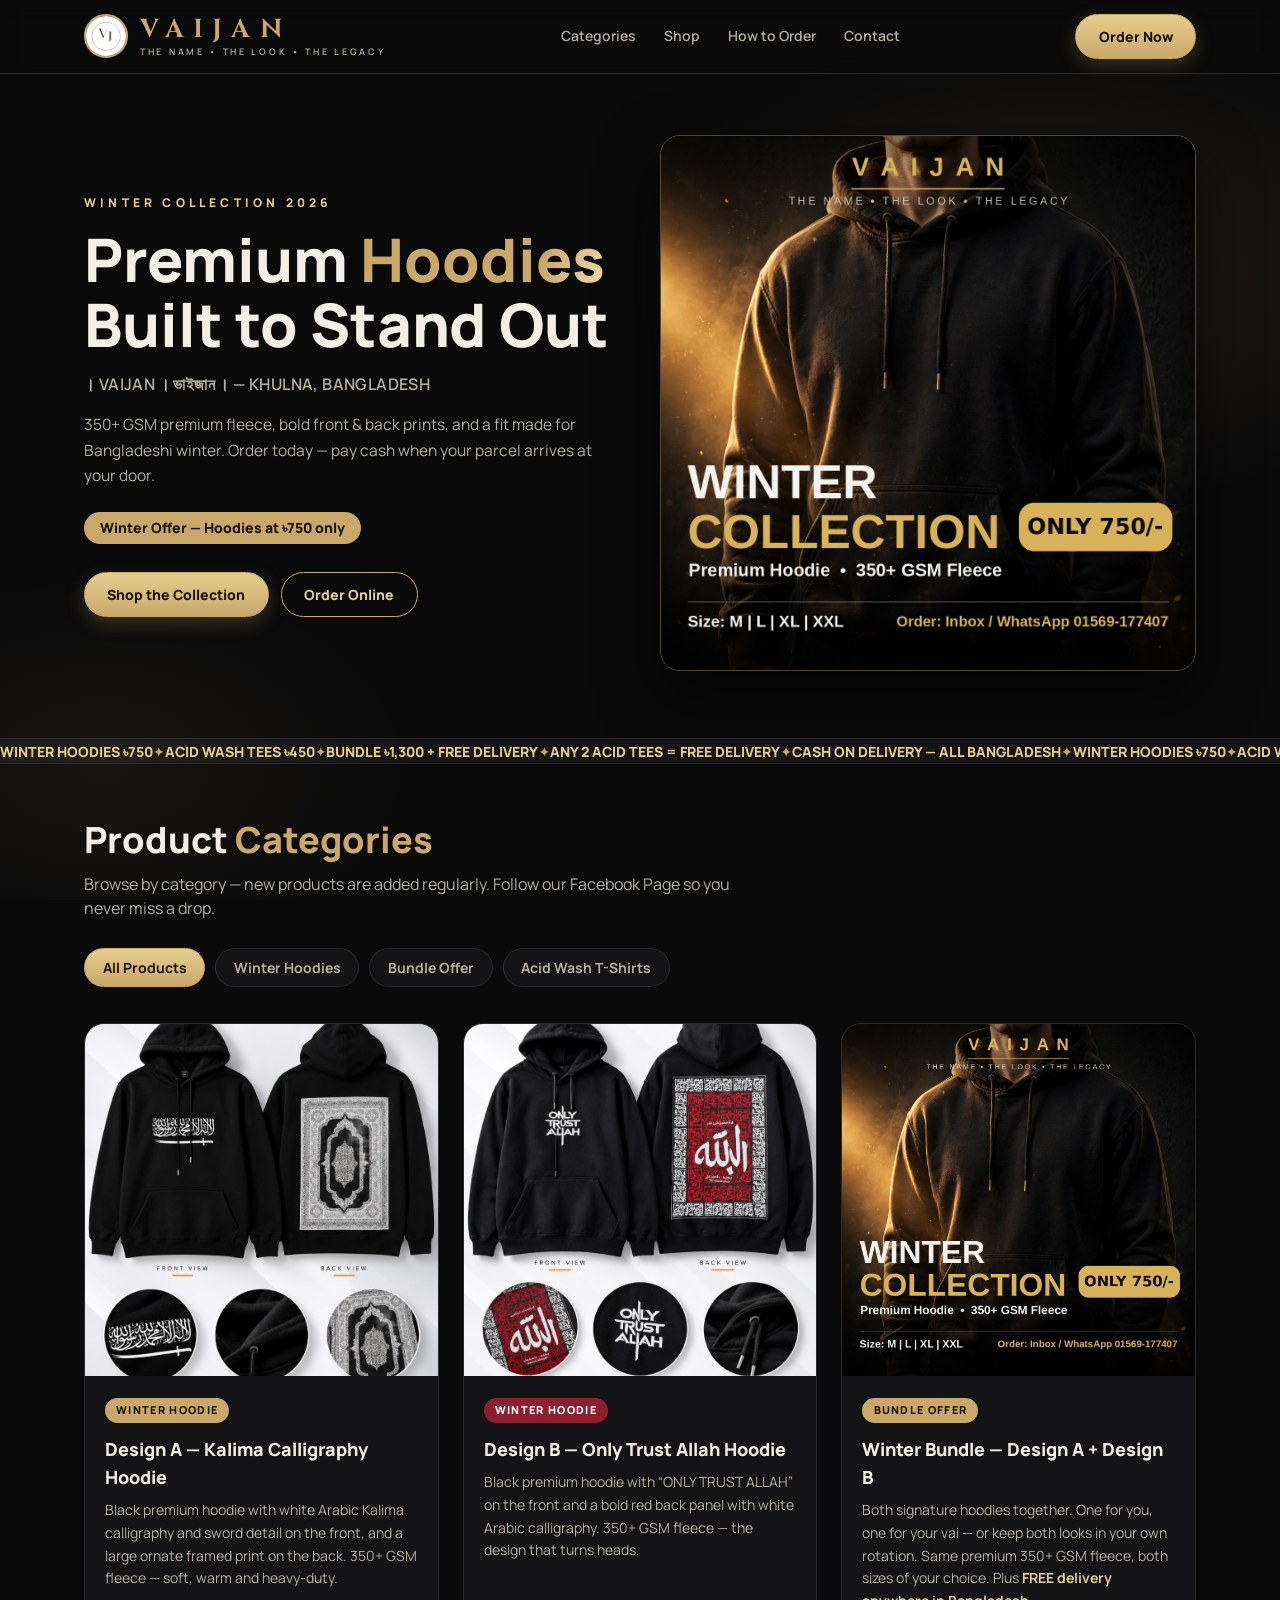
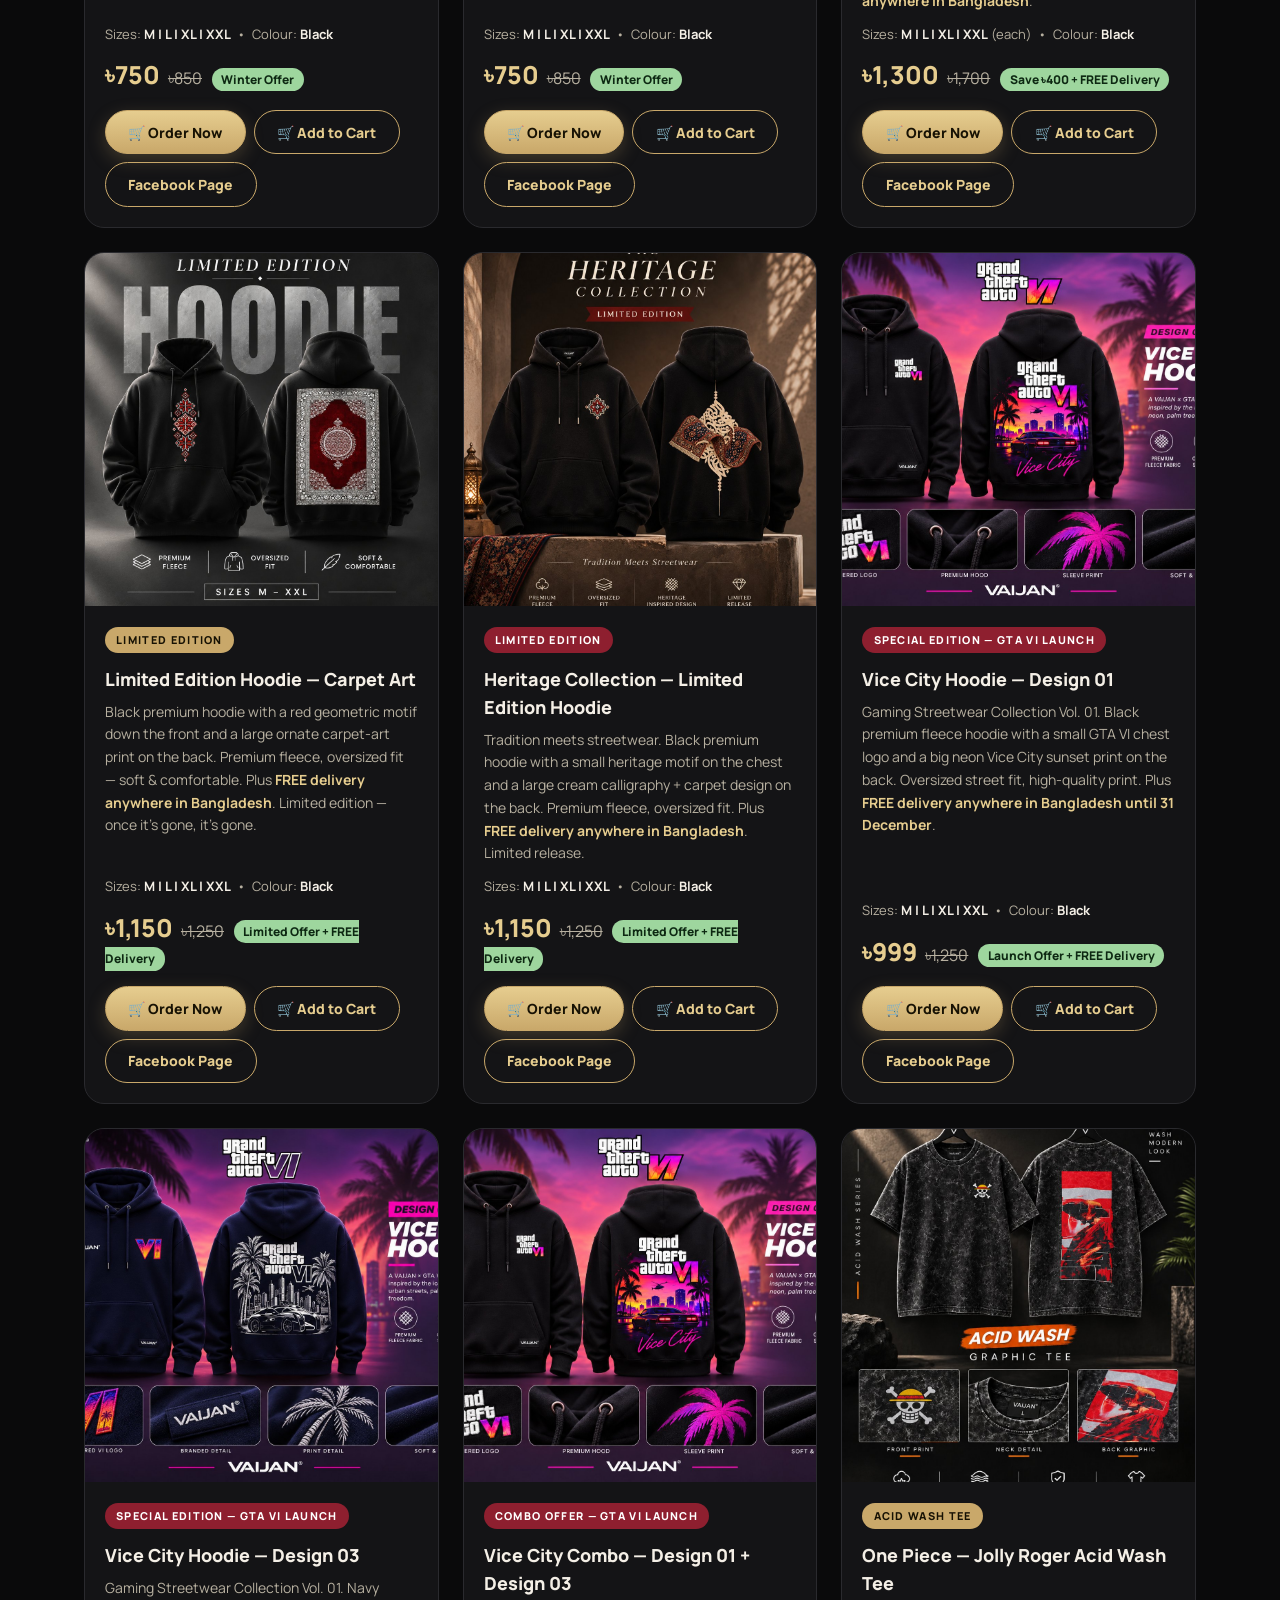
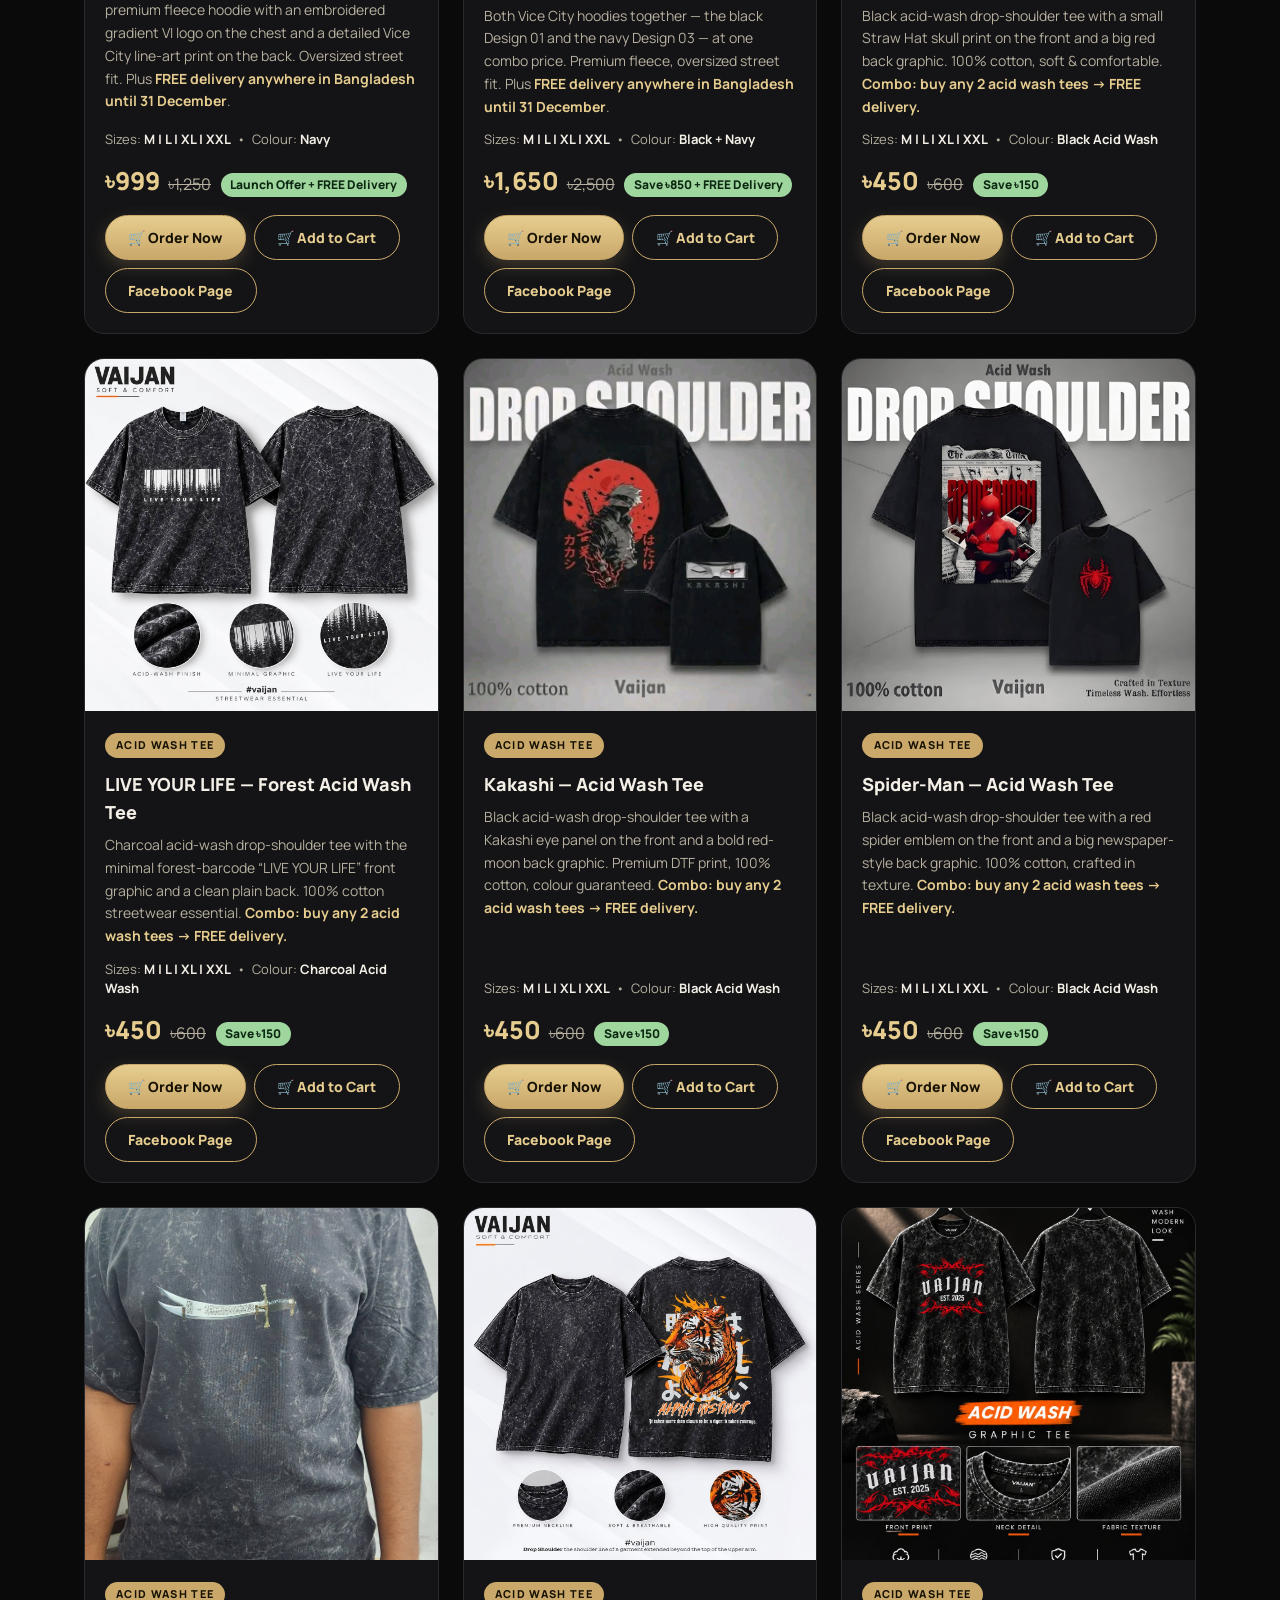
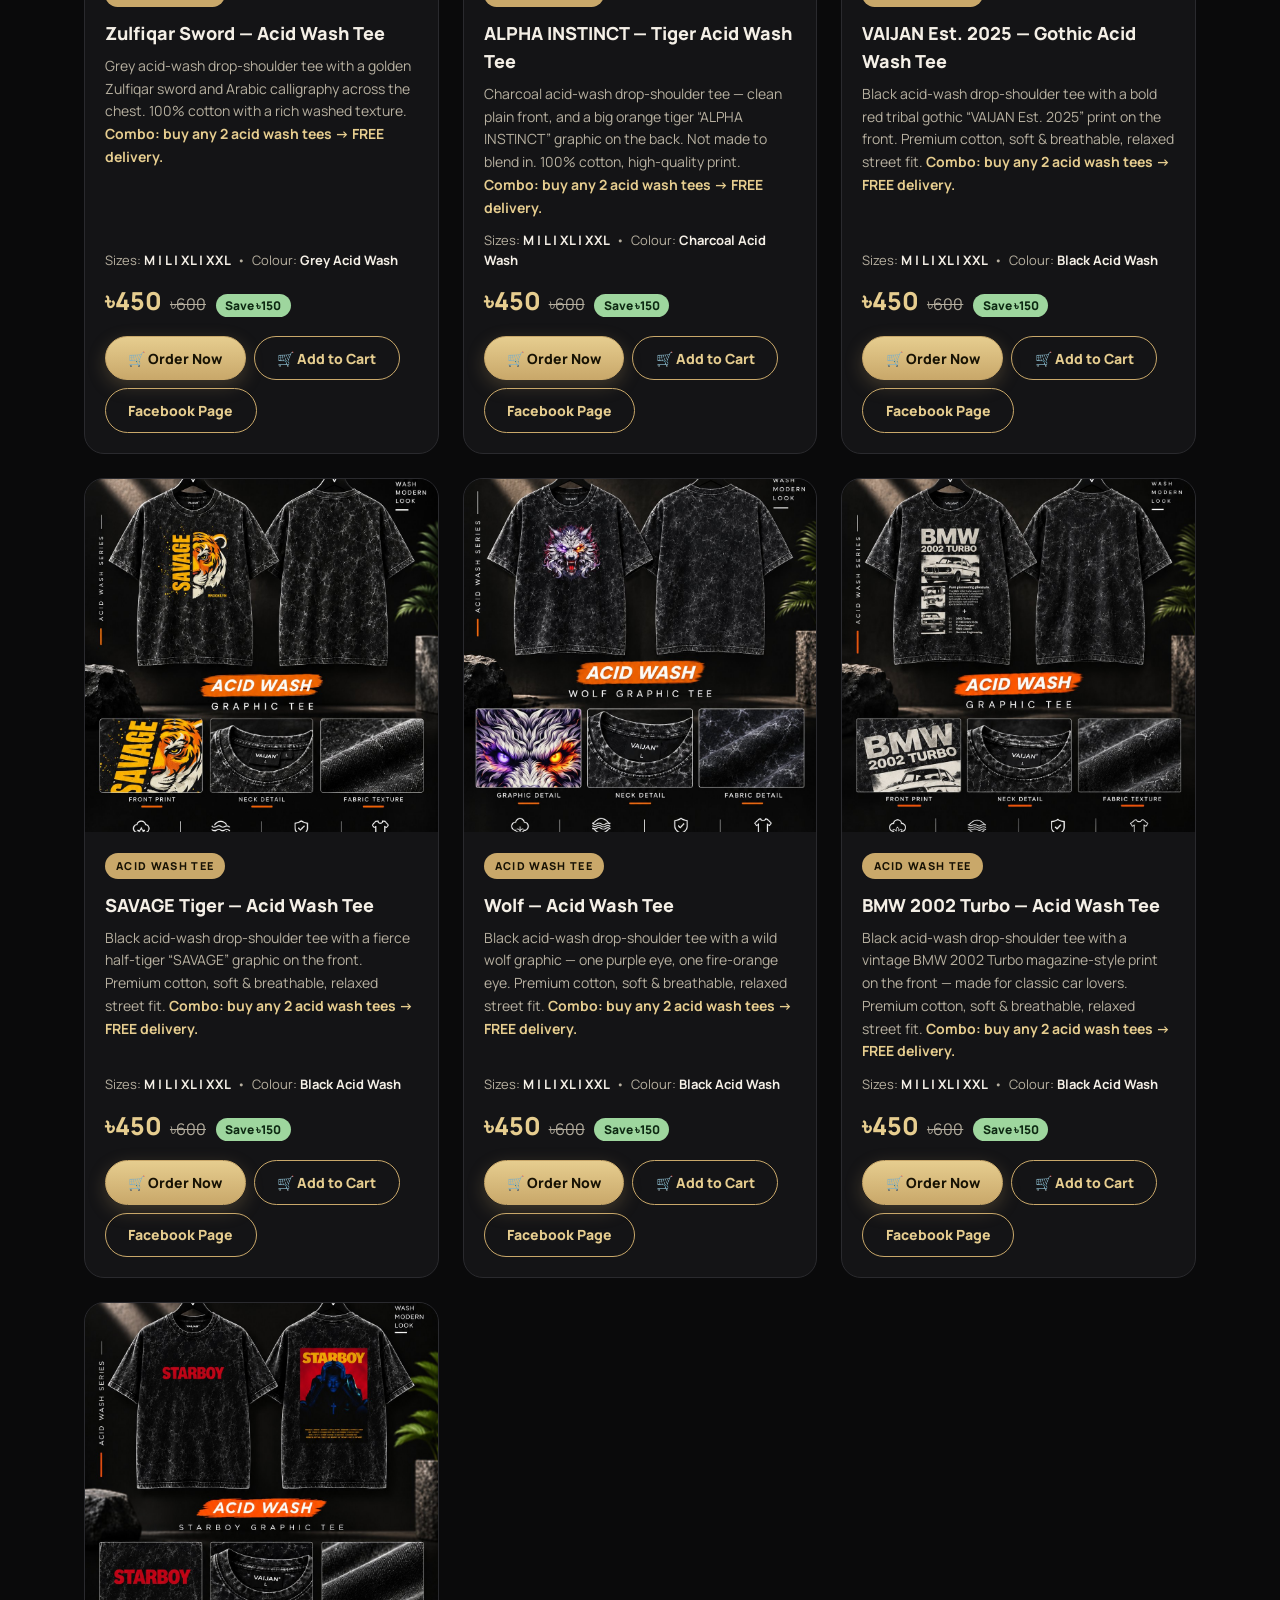
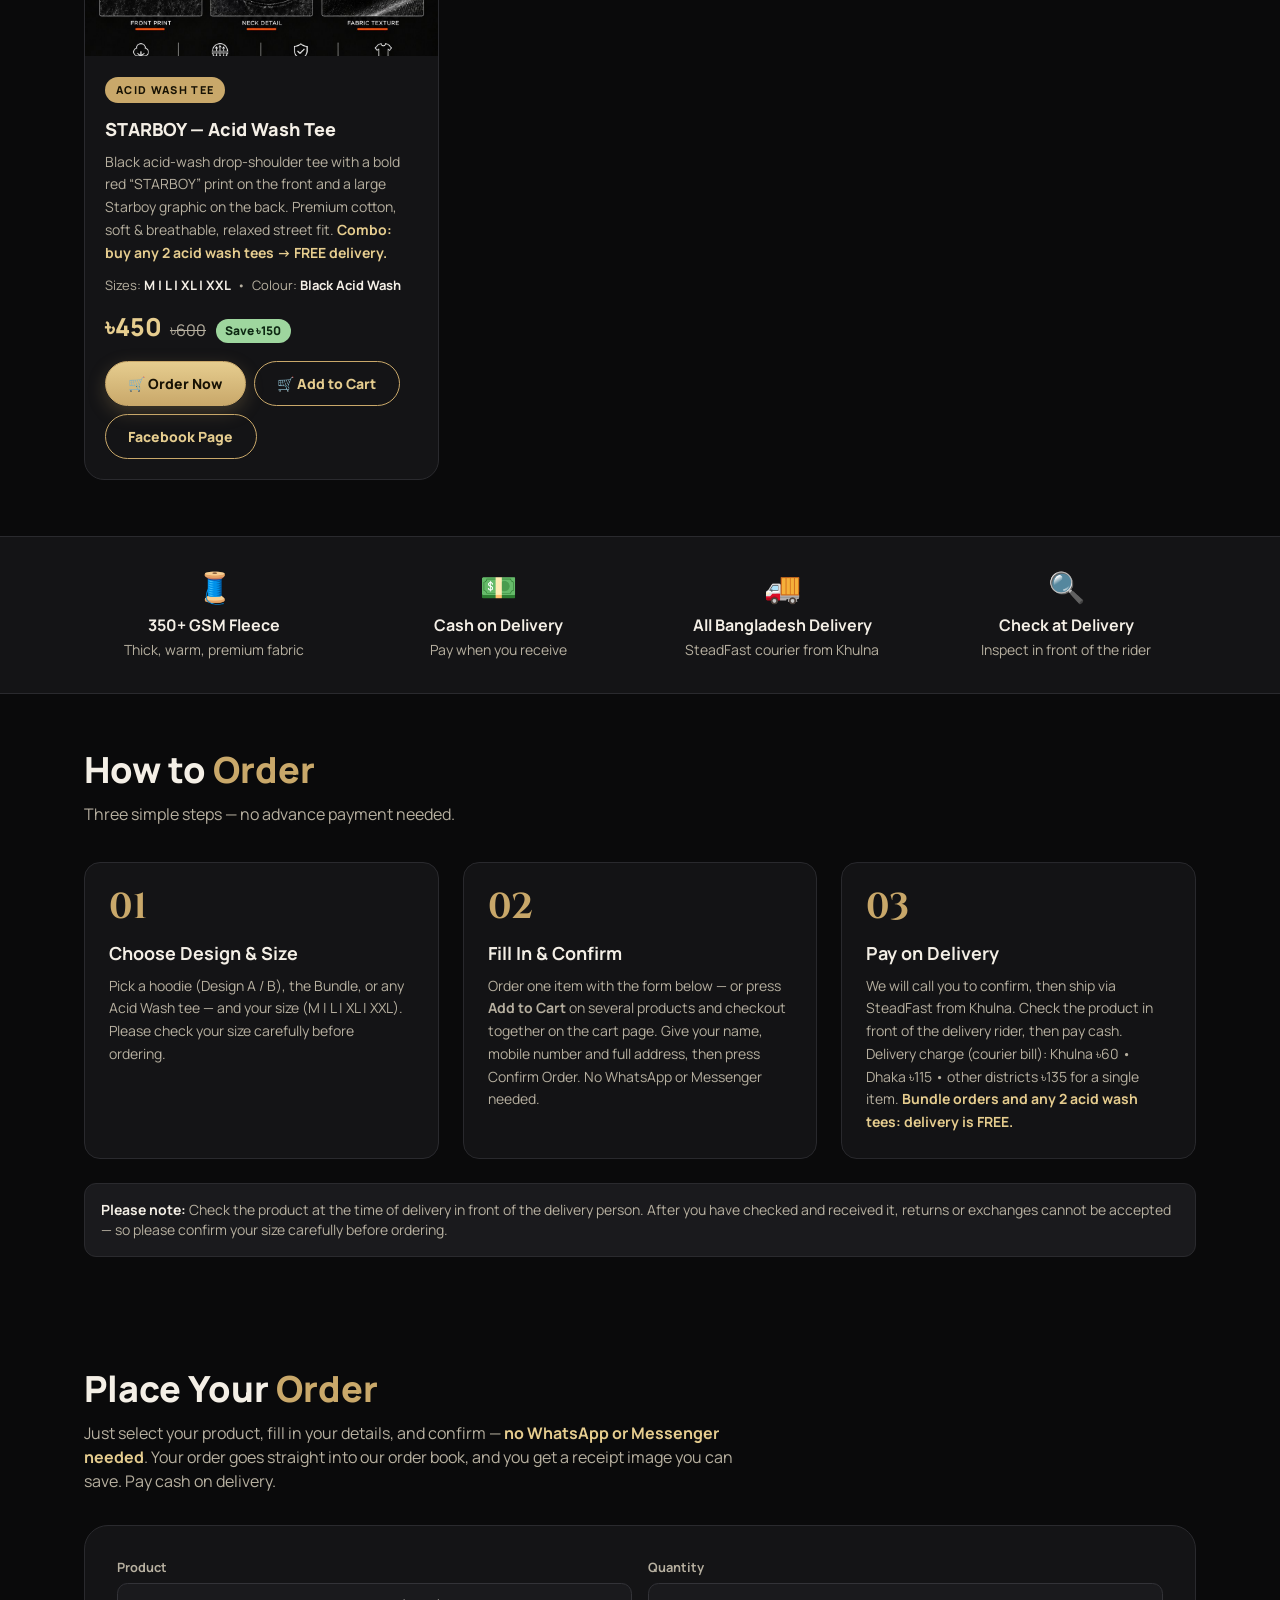
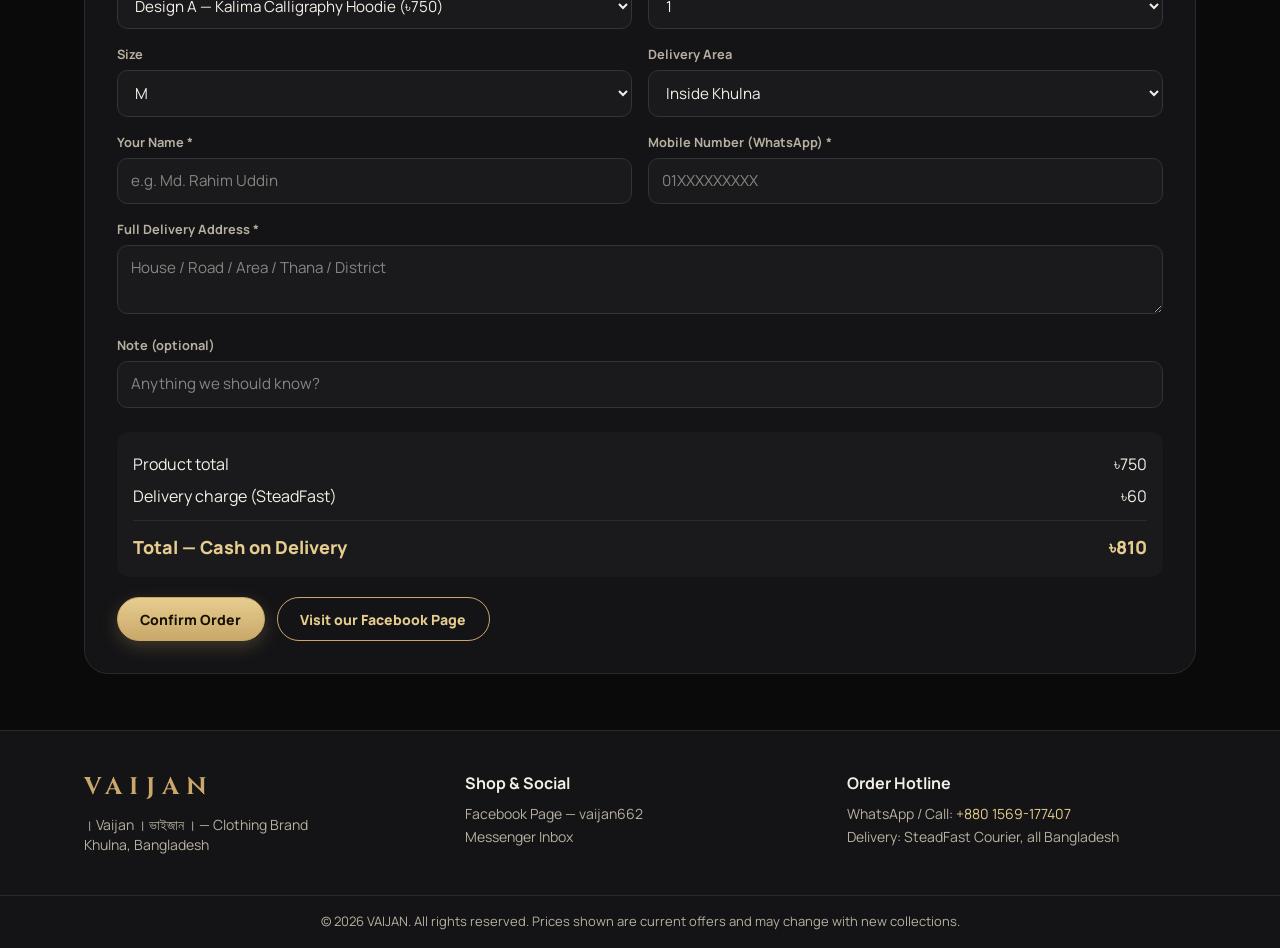
<file: index.html>
<!DOCTYPE html>
<html lang="en">
<head>
<meta charset="UTF-8">
<meta name="viewport" content="width=device-width, initial-scale=1.0">
<title>VAIJAN | ভাইজান — Premium Clothing, Khulna</title>
<meta name="description" content="VAIJAN — premium clothing brand from Khulna, Bangladesh. Winter Collection: premium 350+ GSM fleece hoodies & acid wash tees. Cash on Delivery all over Bangladesh.">
<meta property="og:title" content="VAIJAN | ভাইজান — Premium Clothing, Khulna">
<meta property="og:description" content="Premium hoodies ৳750 • Acid wash tees ৳450 • Bundle ৳1,300 with FREE delivery. Cash on Delivery, all Bangladesh.">
<meta property="og:type" content="website">
<meta property="og:image" content="images/winter-poster.png">
<link rel="icon" type="image/jpeg" href="images/logo.jpg">
<link rel="preconnect" href="https://fonts.googleapis.com">
<link rel="preconnect" href="https://fonts.gstatic.com" crossorigin>
<link href="https://fonts.googleapis.com/css2?family=Cinzel:wght@500;700&family=Manrope:wght@400;600;700;800&display=swap" rel="stylesheet">
<link rel="stylesheet" href="assets/css/tailwind.css">
<link rel="stylesheet" href="assets/css/custom.css">
</head>
<body class="bg-ink text-cream font-sans antialiased">

<!-- ================= Header ================= -->
<header class="sticky top-0 z-50 border-b border-line bg-ink/90 backdrop-blur-md">
  <div class="mx-auto flex max-w-6xl items-center justify-between gap-4 px-5 py-3.5">
    <a href="#top" class="flex items-center gap-3">
      <img src="images/logo.jpg" alt="Vaijan logo" class="h-11 w-11 rounded-full border-2 border-gold bg-white object-cover">
      <span class="font-display text-[26px] font-bold leading-none tracking-[0.35em] text-gold">VAIJAN
        <small class="mt-1 block font-sans text-[9px] font-semibold tracking-[0.3em] text-muted">THE NAME • THE LOOK • THE LEGACY</small>
      </span>
    </a>
    <nav class="hidden items-center gap-7 text-sm font-semibold text-muted lg:flex">
      <a href="#categories" class="transition hover:text-goldlt">Categories</a>
      <a href="#shop" class="transition hover:text-goldlt">Shop</a>
      <a href="#order" class="transition hover:text-goldlt">How to Order</a>
      <a href="#contact" class="transition hover:text-goldlt">Contact</a>
    </nav>
    <a href="#orderform" class="btn-gold-x">Order Now</a>
  </div>
</header>

<!-- ================= Hero ================= -->
<section id="top" class="relative overflow-hidden">
  <div class="hero-glow"></div>
  <div class="relative mx-auto grid max-w-6xl items-center gap-10 px-5 pb-16 pt-12 lg:grid-cols-2 lg:pt-16">
    <div>
      <div data-anim="hero" class="text-xs font-extrabold uppercase tracking-[0.35em] text-goldlt">Winter Collection 2026</div>
      <h1 data-anim="hero" class="mt-4 text-4xl font-extrabold leading-[1.08] sm:text-5xl xl:text-6xl">Premium <span class="text-gold shine-text">Hoodies</span><br>Built to Stand Out</h1>
      <div data-anim="hero" class="mt-4 font-semibold tracking-wide text-muted">। VAIJAN । ভাইজান । — KHULNA, BANGLADESH</div>
      <p data-anim="hero" class="mt-4 max-w-lg text-[15.5px] leading-relaxed text-muted">350+ GSM premium fleece, bold front &amp; back prints, and a fit made for Bangladeshi winter. Order today — pay cash when your parcel arrives at your door.</p>
      <span data-anim="hero" class="mt-6 inline-block rounded-full bg-gold px-4 py-1.5 text-sm font-extrabold text-[#171204]">Winter Offer — Hoodies at ৳750 only</span>
      <div data-anim="hero" class="mt-7 flex flex-wrap gap-3">
        <a href="#shop" class="btn-gold-x">Shop the Collection</a>
        <a href="#orderform" class="btn-ghost-x">Order Online</a>
      </div>
    </div>
    <div data-anim="poster">
      <img src="images/winter-poster.png" alt="Vaijan Winter Collection — Premium Hoodie ৳750" class="hero-poster w-full" fetchpriority="high">
    </div>
  </div>
</section>

<!-- ================= Offer marquee ================= -->
<div class="marquee-x border-y border-line bg-panel py-3" aria-hidden="true">
  <div class="marquee-track text-sm font-extrabold uppercase tracking-[0.2em] text-goldlt">
    <span class="px-6">Winter Hoodies ৳750</span><span class="text-gold">✦</span><span class="px-6">Acid Wash Tees ৳450</span><span class="text-gold">✦</span><span class="px-6">Bundle ৳1,300 + FREE Delivery</span><span class="text-gold">✦</span><span class="px-6">Any 2 Acid Tees = FREE Delivery</span><span class="text-gold">✦</span><span class="px-6">Cash on Delivery — All Bangladesh</span><span class="text-gold">✦</span>
    <span class="px-6">Winter Hoodies ৳750</span><span class="text-gold">✦</span><span class="px-6">Acid Wash Tees ৳450</span><span class="text-gold">✦</span><span class="px-6">Bundle ৳1,300 + FREE Delivery</span><span class="text-gold">✦</span><span class="px-6">Any 2 Acid Tees = FREE Delivery</span><span class="text-gold">✦</span><span class="px-6">Cash on Delivery — All Bangladesh</span><span class="text-gold">✦</span>
  </div>
</div>

<!-- ================= Shop ================= -->
<section id="categories" class="py-14">
  <div class="mx-auto max-w-6xl px-5">
    <h2 data-anim="heading" class="text-3xl font-extrabold sm:text-4xl">Product <span class="text-gold">Categories</span></h2>
    <p data-anim="heading" class="mt-3 max-w-2xl text-muted">Browse by category — new products are added regularly. Follow our Facebook Page so you never miss a drop.</p>
    <div class="mt-7 flex flex-wrap gap-2.5">
      <button class="chip chip-x active" data-filter="all" type="button">All Products</button>
      <button class="chip chip-x" data-filter="hoodie" type="button">Winter Hoodies</button>
      <button class="chip chip-x" data-filter="bundle" type="button">Bundle Offer</button>
      <button class="chip chip-x" data-filter="acid" type="button">Acid Wash T-Shirts</button>
    </div>

    <div class="mt-9 grid gap-6 sm:grid-cols-2 lg:grid-cols-3" id="shop">

      <article class="card card-x" data-cat="hoodie">
        <div class="overflow-hidden"><img class="card-img" src="images/hoodie-a.jpg" alt="Design A — Kalima Calligraphy Hoodie, front and back view" loading="lazy"></div>
        <div class="flex flex-1 flex-col p-5">
          <div><span class="badge-x">Winter Hoodie</span></div>
          <h3 class="mt-3 text-lg font-extrabold">Design A — Kalima Calligraphy Hoodie</h3>
          <p class="mt-2 flex-1 text-sm leading-relaxed text-muted">Black premium hoodie with white Arabic Kalima calligraphy and sword detail on the front, and a large ornate framed print on the back. 350+ GSM fleece — soft, warm and heavy-duty.</p>
          <div class="mt-3 text-[13px] text-muted">Sizes: <b class="text-cream">M | L | XL | XXL</b> &nbsp;•&nbsp; Colour: <b class="text-cream">Black</b></div>
          <div class="mt-3"><span class="price-now">৳750</span><span class="price-was">৳850</span><span class="price-save">Winter Offer</span></div>
          <div class="mt-4 flex flex-wrap gap-2">
            <a class="btn-gold-x" href="#orderform" data-pick="A">🛒 Order Now</a>
            <button type="button" class="btn-ghost-x" data-add="A">🛒 Add to Cart</button>
            <a class="btn-ghost-x" target="_blank" rel="noopener" href="https://www.facebook.com/vaijan662">Facebook Page</a>
          </div>
        </div>
      </article>

      <article class="card card-x" data-cat="hoodie">
        <div class="overflow-hidden"><img class="card-img" src="images/hoodie-b.jpg" alt="Design B — Only Trust Allah Hoodie, front and back view" loading="lazy"></div>
        <div class="flex flex-1 flex-col p-5">
          <div><span class="badge-x red">Winter Hoodie</span></div>
          <h3 class="mt-3 text-lg font-extrabold">Design B — Only Trust Allah Hoodie</h3>
          <p class="mt-2 flex-1 text-sm leading-relaxed text-muted">Black premium hoodie with “ONLY TRUST ALLAH” on the front and a bold red back panel with white Arabic calligraphy. 350+ GSM fleece — the design that turns heads.</p>
          <div class="mt-3 text-[13px] text-muted">Sizes: <b class="text-cream">M | L | XL | XXL</b> &nbsp;•&nbsp; Colour: <b class="text-cream">Black</b></div>
          <div class="mt-3"><span class="price-now">৳750</span><span class="price-was">৳850</span><span class="price-save">Winter Offer</span></div>
          <div class="mt-4 flex flex-wrap gap-2">
            <a class="btn-gold-x" href="#orderform" data-pick="B">🛒 Order Now</a>
            <button type="button" class="btn-ghost-x" data-add="B">🛒 Add to Cart</button>
            <a class="btn-ghost-x" target="_blank" rel="noopener" href="https://www.facebook.com/vaijan662">Facebook Page</a>
          </div>
        </div>
      </article>

      <article class="card card-x" data-cat="bundle">
        <div class="overflow-hidden"><img class="card-img" src="images/winter-poster.png" alt="Vaijan Winter Bundle — Design A + Design B" loading="lazy"></div>
        <div class="flex flex-1 flex-col p-5">
          <div><span class="badge-x">Bundle Offer</span></div>
          <h3 class="mt-3 text-lg font-extrabold">Winter Bundle — Design A + Design B</h3>
          <p class="mt-2 flex-1 text-sm leading-relaxed text-muted">Both signature hoodies together. One for you, one for your vai — or keep both looks in your own rotation. Same premium 350+ GSM fleece, both sizes of your choice. Plus <b class="text-goldlt">FREE delivery anywhere in Bangladesh</b>.</p>
          <div class="mt-3 text-[13px] text-muted">Sizes: <b class="text-cream">M | L | XL | XXL</b> (each) &nbsp;•&nbsp; Colour: <b class="text-cream">Black</b></div>
          <div class="mt-3"><span class="price-now">৳1,300</span><span class="price-was">৳1,700</span><span class="price-save">Save ৳400 + FREE Delivery</span></div>
          <div class="mt-4 flex flex-wrap gap-2">
            <a class="btn-gold-x" href="#orderform" data-pick="BUNDLE">🛒 Order Now</a>
            <button type="button" class="btn-ghost-x" data-add="BUNDLE">🛒 Add to Cart</button>
            <a class="btn-ghost-x" target="_blank" rel="noopener" href="https://www.facebook.com/vaijan662">Facebook Page</a>
          </div>
        </div>
      </article>

      <article class="card card-x" data-cat="hoodie">
        <div class="overflow-hidden"><img class="card-img" src="images/limited-edition.jpg" alt="Limited Edition Hoodie — red geometric motif front and large carpet art back print" loading="lazy"></div>
        <div class="flex flex-1 flex-col p-5">
          <div><span class="badge-x">Limited Edition</span></div>
          <h3 class="mt-3 text-lg font-extrabold">Limited Edition Hoodie — Carpet Art</h3>
          <p class="mt-2 flex-1 text-sm leading-relaxed text-muted">Black premium hoodie with a red geometric motif down the front and a large ornate carpet-art print on the back. Premium fleece, oversized fit — soft &amp; comfortable. Plus <b class="text-goldlt">FREE delivery anywhere in Bangladesh</b>. Limited edition — once it's gone, it's gone.</p>
          <div class="mt-3 text-[13px] text-muted">Sizes: <b class="text-cream">M | L | XL | XXL</b> &nbsp;•&nbsp; Colour: <b class="text-cream">Black</b></div>
          <div class="mt-3"><span class="price-now">৳1,150</span><span class="price-was">৳1,250</span><span class="price-save">Limited Offer + FREE Delivery</span></div>
          <div class="mt-4 flex flex-wrap gap-2">
            <a class="btn-gold-x" href="#orderform" data-pick="LE">🛒 Order Now</a>
            <button type="button" class="btn-ghost-x" data-add="LE">🛒 Add to Cart</button>
            <a class="btn-ghost-x" target="_blank" rel="noopener" href="https://www.facebook.com/vaijan662">Facebook Page</a>
          </div>
        </div>
      </article>

      <article class="card card-x" data-cat="hoodie">
        <div class="overflow-hidden"><img class="card-img" src="images/heritage.jpg" alt="Heritage Collection Limited Edition Hoodie — heritage chest motif and calligraphy carpet back print" loading="lazy"></div>
        <div class="flex flex-1 flex-col p-5">
          <div><span class="badge-x red">Limited Edition</span></div>
          <h3 class="mt-3 text-lg font-extrabold">Heritage Collection — Limited Edition Hoodie</h3>
          <p class="mt-2 flex-1 text-sm leading-relaxed text-muted">Tradition meets streetwear. Black premium hoodie with a small heritage motif on the chest and a large cream calligraphy + carpet design on the back. Premium fleece, oversized fit. Plus <b class="text-goldlt">FREE delivery anywhere in Bangladesh</b>. Limited release.</p>
          <div class="mt-3 text-[13px] text-muted">Sizes: <b class="text-cream">M | L | XL | XXL</b> &nbsp;•&nbsp; Colour: <b class="text-cream">Black</b></div>
          <div class="mt-3"><span class="price-now">৳1,150</span><span class="price-was">৳1,250</span><span class="price-save">Limited Offer + FREE Delivery</span></div>
          <div class="mt-4 flex flex-wrap gap-2">
            <a class="btn-gold-x" href="#orderform" data-pick="HERITAGE">🛒 Order Now</a>
            <button type="button" class="btn-ghost-x" data-add="HERITAGE">🛒 Add to Cart</button>
            <a class="btn-ghost-x" target="_blank" rel="noopener" href="https://www.facebook.com/vaijan662">Facebook Page</a>
          </div>
        </div>
      </article>

      <article class="card card-x" data-cat="hoodie">
        <div class="overflow-hidden"><img class="card-img" src="images/vice-city-1.jpg" alt="Vice City Hoodie Design 01 — black hoodie with neon Vice City sunset back print" loading="lazy"></div>
        <div class="flex flex-1 flex-col p-5">
          <div><span class="badge-x red">Special Edition — GTA VI Launch</span></div>
          <h3 class="mt-3 text-lg font-extrabold">Vice City Hoodie — Design 01</h3>
          <p class="mt-2 flex-1 text-sm leading-relaxed text-muted">Gaming Streetwear Collection Vol. 01. Black premium fleece hoodie with a small GTA VI chest logo and a big neon Vice City sunset print on the back. Oversized street fit, high-quality print. Plus <b class="text-goldlt">FREE delivery anywhere in Bangladesh until 31 December</b>.</p>
          <div class="mt-3 text-[13px] text-muted">Sizes: <b class="text-cream">M | L | XL | XXL</b> &nbsp;•&nbsp; Colour: <b class="text-cream">Black</b></div>
          <div class="mt-3"><span class="price-now">৳999</span><span class="price-was">৳1,250</span><span class="price-save">Launch Offer + FREE Delivery</span></div>
          <div class="mt-4 flex flex-wrap gap-2">
            <a class="btn-gold-x" href="#orderform" data-pick="VC1">🛒 Order Now</a>
            <button type="button" class="btn-ghost-x" data-add="VC1">🛒 Add to Cart</button>
            <a class="btn-ghost-x" target="_blank" rel="noopener" href="https://www.facebook.com/vaijan662">Facebook Page</a>
          </div>
        </div>
      </article>

      <article class="card card-x" data-cat="hoodie">
        <div class="overflow-hidden"><img class="card-img" src="images/vice-city-3.jpg" alt="Vice City Hoodie Design 03 — navy hoodie with embroidered VI logo and line-art back print" loading="lazy"></div>
        <div class="flex flex-1 flex-col p-5">
          <div><span class="badge-x red">Special Edition — GTA VI Launch</span></div>
          <h3 class="mt-3 text-lg font-extrabold">Vice City Hoodie — Design 03</h3>
          <p class="mt-2 flex-1 text-sm leading-relaxed text-muted">Gaming Streetwear Collection Vol. 01. Navy premium fleece hoodie with an embroidered gradient VI logo on the chest and a detailed Vice City line-art print on the back. Oversized street fit. Plus <b class="text-goldlt">FREE delivery anywhere in Bangladesh until 31 December</b>.</p>
          <div class="mt-3 text-[13px] text-muted">Sizes: <b class="text-cream">M | L | XL | XXL</b> &nbsp;•&nbsp; Colour: <b class="text-cream">Navy</b></div>
          <div class="mt-3"><span class="price-now">৳999</span><span class="price-was">৳1,250</span><span class="price-save">Launch Offer + FREE Delivery</span></div>
          <div class="mt-4 flex flex-wrap gap-2">
            <a class="btn-gold-x" href="#orderform" data-pick="VC3">🛒 Order Now</a>
            <button type="button" class="btn-ghost-x" data-add="VC3">🛒 Add to Cart</button>
            <a class="btn-ghost-x" target="_blank" rel="noopener" href="https://www.facebook.com/vaijan662">Facebook Page</a>
          </div>
        </div>
      </article>

      <article class="card card-x" data-cat="hoodie">
        <div class="overflow-hidden"><img class="card-img" src="images/vice-city-1.jpg" alt="Vice City Combo — Design 01 and Design 03 hoodies together" loading="lazy"></div>
        <div class="flex flex-1 flex-col p-5">
          <div><span class="badge-x red">Combo Offer — GTA VI Launch</span></div>
          <h3 class="mt-3 text-lg font-extrabold">Vice City Combo — Design 01 + Design 03</h3>
          <p class="mt-2 flex-1 text-sm leading-relaxed text-muted">Both Vice City hoodies together — the black Design 01 and the navy Design 03 — at one combo price. Premium fleece, oversized street fit. Plus <b class="text-goldlt">FREE delivery anywhere in Bangladesh until 31 December</b>.</p>
          <div class="mt-3 text-[13px] text-muted">Sizes: <b class="text-cream">M | L | XL | XXL</b> &nbsp;•&nbsp; Colour: <b class="text-cream">Black + Navy</b></div>
          <div class="mt-3"><span class="price-now">৳1,650</span><span class="price-was">৳2,500</span><span class="price-save">Save ৳850 + FREE Delivery</span></div>
          <div class="mt-4 flex flex-wrap gap-2">
            <a class="btn-gold-x" href="#orderform" data-pick="VCCOMBO">🛒 Order Now</a>
            <button type="button" class="btn-ghost-x" data-add="VCCOMBO">🛒 Add to Cart</button>
            <a class="btn-ghost-x" target="_blank" rel="noopener" href="https://www.facebook.com/vaijan662">Facebook Page</a>
          </div>
        </div>
      </article>

      <article class="card card-x" data-cat="acid">
        <div class="overflow-hidden"><img class="card-img" src="images/acid-1.jpg" alt="One Piece acid wash drop shoulder t-shirt, front and back view" loading="lazy"></div>
        <div class="flex flex-1 flex-col p-5">
          <div><span class="badge-x">Acid Wash Tee</span></div>
          <h3 class="mt-3 text-lg font-extrabold">One Piece — Jolly Roger Acid Wash Tee</h3>
          <p class="mt-2 flex-1 text-sm leading-relaxed text-muted">Black acid-wash drop-shoulder tee with a small Straw Hat skull print on the front and a big red back graphic. 100% cotton, soft &amp; comfortable. <b class="text-goldlt">Combo: buy any 2 acid wash tees → FREE delivery.</b></p>
          <div class="mt-3 text-[13px] text-muted">Sizes: <b class="text-cream">M | L | XL | XXL</b> &nbsp;•&nbsp; Colour: <b class="text-cream">Black Acid Wash</b></div>
          <div class="mt-3"><span class="price-now">৳450</span><span class="price-was">৳600</span><span class="price-save">Save ৳150</span></div>
          <div class="mt-4 flex flex-wrap gap-2">
            <a class="btn-gold-x" href="#orderform" data-pick="AW1">🛒 Order Now</a>
            <button type="button" class="btn-ghost-x" data-add="AW1">🛒 Add to Cart</button>
            <a class="btn-ghost-x" target="_blank" rel="noopener" href="https://www.facebook.com/vaijan662">Facebook Page</a>
          </div>
        </div>
      </article>

      <article class="card card-x" data-cat="acid">
        <div class="overflow-hidden"><img class="card-img" src="images/acid-2.jpg" alt="LIVE YOUR LIFE forest barcode acid wash t-shirt, front and back view" loading="lazy"></div>
        <div class="flex flex-1 flex-col p-5">
          <div><span class="badge-x">Acid Wash Tee</span></div>
          <h3 class="mt-3 text-lg font-extrabold">LIVE YOUR LIFE — Forest Acid Wash Tee</h3>
          <p class="mt-2 flex-1 text-sm leading-relaxed text-muted">Charcoal acid-wash drop-shoulder tee with the minimal forest-barcode “LIVE YOUR LIFE” front graphic and a clean plain back. 100% cotton streetwear essential. <b class="text-goldlt">Combo: buy any 2 acid wash tees → FREE delivery.</b></p>
          <div class="mt-3 text-[13px] text-muted">Sizes: <b class="text-cream">M | L | XL | XXL</b> &nbsp;•&nbsp; Colour: <b class="text-cream">Charcoal Acid Wash</b></div>
          <div class="mt-3"><span class="price-now">৳450</span><span class="price-was">৳600</span><span class="price-save">Save ৳150</span></div>
          <div class="mt-4 flex flex-wrap gap-2">
            <a class="btn-gold-x" href="#orderform" data-pick="AW2">🛒 Order Now</a>
            <button type="button" class="btn-ghost-x" data-add="AW2">🛒 Add to Cart</button>
            <a class="btn-ghost-x" target="_blank" rel="noopener" href="https://www.facebook.com/vaijan662">Facebook Page</a>
          </div>
        </div>
      </article>

      <article class="card card-x" data-cat="acid">
        <div class="overflow-hidden"><img class="card-img" src="images/acid-3.jpg" alt="Kakashi acid wash drop shoulder t-shirt, front and back view" loading="lazy"></div>
        <div class="flex flex-1 flex-col p-5">
          <div><span class="badge-x">Acid Wash Tee</span></div>
          <h3 class="mt-3 text-lg font-extrabold">Kakashi — Acid Wash Tee</h3>
          <p class="mt-2 flex-1 text-sm leading-relaxed text-muted">Black acid-wash drop-shoulder tee with a Kakashi eye panel on the front and a bold red-moon back graphic. Premium DTF print, 100% cotton, colour guaranteed. <b class="text-goldlt">Combo: buy any 2 acid wash tees → FREE delivery.</b></p>
          <div class="mt-3 text-[13px] text-muted">Sizes: <b class="text-cream">M | L | XL | XXL</b> &nbsp;•&nbsp; Colour: <b class="text-cream">Black Acid Wash</b></div>
          <div class="mt-3"><span class="price-now">৳450</span><span class="price-was">৳600</span><span class="price-save">Save ৳150</span></div>
          <div class="mt-4 flex flex-wrap gap-2">
            <a class="btn-gold-x" href="#orderform" data-pick="AW3">🛒 Order Now</a>
            <button type="button" class="btn-ghost-x" data-add="AW3">🛒 Add to Cart</button>
            <a class="btn-ghost-x" target="_blank" rel="noopener" href="https://www.facebook.com/vaijan662">Facebook Page</a>
          </div>
        </div>
      </article>

      <article class="card card-x" data-cat="acid">
        <div class="overflow-hidden"><img class="card-img" src="images/acid-4.jpg" alt="Spider-Man acid wash drop shoulder t-shirt, front and back view" loading="lazy"></div>
        <div class="flex flex-1 flex-col p-5">
          <div><span class="badge-x">Acid Wash Tee</span></div>
          <h3 class="mt-3 text-lg font-extrabold">Spider-Man — Acid Wash Tee</h3>
          <p class="mt-2 flex-1 text-sm leading-relaxed text-muted">Black acid-wash drop-shoulder tee with a red spider emblem on the front and a big newspaper-style back graphic. 100% cotton, crafted in texture. <b class="text-goldlt">Combo: buy any 2 acid wash tees → FREE delivery.</b></p>
          <div class="mt-3 text-[13px] text-muted">Sizes: <b class="text-cream">M | L | XL | XXL</b> &nbsp;•&nbsp; Colour: <b class="text-cream">Black Acid Wash</b></div>
          <div class="mt-3"><span class="price-now">৳450</span><span class="price-was">৳600</span><span class="price-save">Save ৳150</span></div>
          <div class="mt-4 flex flex-wrap gap-2">
            <a class="btn-gold-x" href="#orderform" data-pick="AW4">🛒 Order Now</a>
            <button type="button" class="btn-ghost-x" data-add="AW4">🛒 Add to Cart</button>
            <a class="btn-ghost-x" target="_blank" rel="noopener" href="https://www.facebook.com/vaijan662">Facebook Page</a>
          </div>
        </div>
      </article>

      <article class="card card-x" data-cat="acid">
        <div class="overflow-hidden"><img class="card-img" src="images/acid-5.jpg" alt="Zulfiqar sword grey acid wash t-shirt worn view" loading="lazy"></div>
        <div class="flex flex-1 flex-col p-5">
          <div><span class="badge-x">Acid Wash Tee</span></div>
          <h3 class="mt-3 text-lg font-extrabold">Zulfiqar Sword — Acid Wash Tee</h3>
          <p class="mt-2 flex-1 text-sm leading-relaxed text-muted">Grey acid-wash drop-shoulder tee with a golden Zulfiqar sword and Arabic calligraphy across the chest. 100% cotton with a rich washed texture. <b class="text-goldlt">Combo: buy any 2 acid wash tees → FREE delivery.</b></p>
          <div class="mt-3 text-[13px] text-muted">Sizes: <b class="text-cream">M | L | XL | XXL</b> &nbsp;•&nbsp; Colour: <b class="text-cream">Grey Acid Wash</b></div>
          <div class="mt-3"><span class="price-now">৳450</span><span class="price-was">৳600</span><span class="price-save">Save ৳150</span></div>
          <div class="mt-4 flex flex-wrap gap-2">
            <a class="btn-gold-x" href="#orderform" data-pick="AW5">🛒 Order Now</a>
            <button type="button" class="btn-ghost-x" data-add="AW5">🛒 Add to Cart</button>
            <a class="btn-ghost-x" target="_blank" rel="noopener" href="https://www.facebook.com/vaijan662">Facebook Page</a>
          </div>
        </div>
      </article>

      <article class="card card-x" data-cat="acid">
        <div class="overflow-hidden"><img class="card-img" src="images/acid-7.jpg" alt="ALPHA INSTINCT tiger acid wash drop shoulder t-shirt, front and back view" loading="lazy"></div>
        <div class="flex flex-1 flex-col p-5">
          <div><span class="badge-x">Acid Wash Tee</span></div>
          <h3 class="mt-3 text-lg font-extrabold">ALPHA INSTINCT — Tiger Acid Wash Tee</h3>
          <p class="mt-2 flex-1 text-sm leading-relaxed text-muted">Charcoal acid-wash drop-shoulder tee — clean plain front, and a big orange tiger “ALPHA INSTINCT” graphic on the back. Not made to blend in. 100% cotton, high-quality print. <b class="text-goldlt">Combo: buy any 2 acid wash tees → FREE delivery.</b></p>
          <div class="mt-3 text-[13px] text-muted">Sizes: <b class="text-cream">M | L | XL | XXL</b> &nbsp;•&nbsp; Colour: <b class="text-cream">Charcoal Acid Wash</b></div>
          <div class="mt-3"><span class="price-now">৳450</span><span class="price-was">৳600</span><span class="price-save">Save ৳150</span></div>
          <div class="mt-4 flex flex-wrap gap-2">
            <a class="btn-gold-x" href="#orderform" data-pick="AW7">🛒 Order Now</a>
            <button type="button" class="btn-ghost-x" data-add="AW7">🛒 Add to Cart</button>
            <a class="btn-ghost-x" target="_blank" rel="noopener" href="https://www.facebook.com/vaijan662">Facebook Page</a>
          </div>
        </div>
      </article>

      <article class="card card-x" data-cat="acid">
        <div class="overflow-hidden"><img class="card-img" src="images/acid-8.jpg" alt="VAIJAN Est. 2025 gothic acid wash drop shoulder t-shirt, front and back view" loading="lazy"></div>
        <div class="flex flex-1 flex-col p-5">
          <div><span class="badge-x">Acid Wash Tee</span></div>
          <h3 class="mt-3 text-lg font-extrabold">VAIJAN Est. 2025 — Gothic Acid Wash Tee</h3>
          <p class="mt-2 flex-1 text-sm leading-relaxed text-muted">Black acid-wash drop-shoulder tee with a bold red tribal gothic “VAIJAN Est. 2025” print on the front. Premium cotton, soft &amp; breathable, relaxed street fit. <b class="text-goldlt">Combo: buy any 2 acid wash tees → FREE delivery.</b></p>
          <div class="mt-3 text-[13px] text-muted">Sizes: <b class="text-cream">M | L | XL | XXL</b> &nbsp;•&nbsp; Colour: <b class="text-cream">Black Acid Wash</b></div>
          <div class="mt-3"><span class="price-now">৳450</span><span class="price-was">৳600</span><span class="price-save">Save ৳150</span></div>
          <div class="mt-4 flex flex-wrap gap-2">
            <a class="btn-gold-x" href="#orderform" data-pick="AW8">🛒 Order Now</a>
            <button type="button" class="btn-ghost-x" data-add="AW8">🛒 Add to Cart</button>
            <a class="btn-ghost-x" target="_blank" rel="noopener" href="https://www.facebook.com/vaijan662">Facebook Page</a>
          </div>
        </div>
      </article>

      <article class="card card-x" data-cat="acid">
        <div class="overflow-hidden"><img class="card-img" src="images/acid-9.jpg" alt="SAVAGE tiger acid wash drop shoulder t-shirt, front and back view" loading="lazy"></div>
        <div class="flex flex-1 flex-col p-5">
          <div><span class="badge-x">Acid Wash Tee</span></div>
          <h3 class="mt-3 text-lg font-extrabold">SAVAGE Tiger — Acid Wash Tee</h3>
          <p class="mt-2 flex-1 text-sm leading-relaxed text-muted">Black acid-wash drop-shoulder tee with a fierce half-tiger “SAVAGE” graphic on the front. Premium cotton, soft &amp; breathable, relaxed street fit. <b class="text-goldlt">Combo: buy any 2 acid wash tees → FREE delivery.</b></p>
          <div class="mt-3 text-[13px] text-muted">Sizes: <b class="text-cream">M | L | XL | XXL</b> &nbsp;•&nbsp; Colour: <b class="text-cream">Black Acid Wash</b></div>
          <div class="mt-3"><span class="price-now">৳450</span><span class="price-was">৳600</span><span class="price-save">Save ৳150</span></div>
          <div class="mt-4 flex flex-wrap gap-2">
            <a class="btn-gold-x" href="#orderform" data-pick="AW9">🛒 Order Now</a>
            <button type="button" class="btn-ghost-x" data-add="AW9">🛒 Add to Cart</button>
            <a class="btn-ghost-x" target="_blank" rel="noopener" href="https://www.facebook.com/vaijan662">Facebook Page</a>
          </div>
        </div>
      </article>

      <article class="card card-x" data-cat="acid">
        <div class="overflow-hidden"><img class="card-img" src="images/acid-10.jpg" alt="Wolf acid wash drop shoulder t-shirt, front and back view" loading="lazy"></div>
        <div class="flex flex-1 flex-col p-5">
          <div><span class="badge-x">Acid Wash Tee</span></div>
          <h3 class="mt-3 text-lg font-extrabold">Wolf — Acid Wash Tee</h3>
          <p class="mt-2 flex-1 text-sm leading-relaxed text-muted">Black acid-wash drop-shoulder tee with a wild wolf graphic — one purple eye, one fire-orange eye. Premium cotton, soft &amp; breathable, relaxed street fit. <b class="text-goldlt">Combo: buy any 2 acid wash tees → FREE delivery.</b></p>
          <div class="mt-3 text-[13px] text-muted">Sizes: <b class="text-cream">M | L | XL | XXL</b> &nbsp;•&nbsp; Colour: <b class="text-cream">Black Acid Wash</b></div>
          <div class="mt-3"><span class="price-now">৳450</span><span class="price-was">৳600</span><span class="price-save">Save ৳150</span></div>
          <div class="mt-4 flex flex-wrap gap-2">
            <a class="btn-gold-x" href="#orderform" data-pick="AW10">🛒 Order Now</a>
            <button type="button" class="btn-ghost-x" data-add="AW10">🛒 Add to Cart</button>
            <a class="btn-ghost-x" target="_blank" rel="noopener" href="https://www.facebook.com/vaijan662">Facebook Page</a>
          </div>
        </div>
      </article>

      <article class="card card-x" data-cat="acid">
        <div class="overflow-hidden"><img class="card-img" src="images/acid-11.jpg" alt="BMW 2002 Turbo acid wash drop shoulder t-shirt, front and back view" loading="lazy"></div>
        <div class="flex flex-1 flex-col p-5">
          <div><span class="badge-x">Acid Wash Tee</span></div>
          <h3 class="mt-3 text-lg font-extrabold">BMW 2002 Turbo — Acid Wash Tee</h3>
          <p class="mt-2 flex-1 text-sm leading-relaxed text-muted">Black acid-wash drop-shoulder tee with a vintage BMW 2002 Turbo magazine-style print on the front — made for classic car lovers. Premium cotton, soft &amp; breathable, relaxed street fit. <b class="text-goldlt">Combo: buy any 2 acid wash tees → FREE delivery.</b></p>
          <div class="mt-3 text-[13px] text-muted">Sizes: <b class="text-cream">M | L | XL | XXL</b> &nbsp;•&nbsp; Colour: <b class="text-cream">Black Acid Wash</b></div>
          <div class="mt-3"><span class="price-now">৳450</span><span class="price-was">৳600</span><span class="price-save">Save ৳150</span></div>
          <div class="mt-4 flex flex-wrap gap-2">
            <a class="btn-gold-x" href="#orderform" data-pick="AW11">🛒 Order Now</a>
            <button type="button" class="btn-ghost-x" data-add="AW11">🛒 Add to Cart</button>
            <a class="btn-ghost-x" target="_blank" rel="noopener" href="https://www.facebook.com/vaijan662">Facebook Page</a>
          </div>
        </div>
      </article>

      <article class="card card-x" data-cat="acid">
        <div class="overflow-hidden"><img class="card-img" src="images/acid-12.jpg" alt="STARBOY acid wash drop shoulder t-shirt, front and back view" loading="lazy"></div>
        <div class="flex flex-1 flex-col p-5">
          <div><span class="badge-x">Acid Wash Tee</span></div>
          <h3 class="mt-3 text-lg font-extrabold">STARBOY — Acid Wash Tee</h3>
          <p class="mt-2 flex-1 text-sm leading-relaxed text-muted">Black acid-wash drop-shoulder tee with a bold red “STARBOY” print on the front and a large Starboy graphic on the back. Premium cotton, soft &amp; breathable, relaxed street fit. <b class="text-goldlt">Combo: buy any 2 acid wash tees → FREE delivery.</b></p>
          <div class="mt-3 text-[13px] text-muted">Sizes: <b class="text-cream">M | L | XL | XXL</b> &nbsp;•&nbsp; Colour: <b class="text-cream">Black Acid Wash</b></div>
          <div class="mt-3"><span class="price-now">৳450</span><span class="price-was">৳600</span><span class="price-save">Save ৳150</span></div>
          <div class="mt-4 flex flex-wrap gap-2">
            <a class="btn-gold-x" href="#orderform" data-pick="AW12">🛒 Order Now</a>
            <button type="button" class="btn-ghost-x" data-add="AW12">🛒 Add to Cart</button>
            <a class="btn-ghost-x" target="_blank" rel="noopener" href="https://www.facebook.com/vaijan662">Facebook Page</a>
          </div>
        </div>
      </article>

    </div>
  </div>
</section>

<!-- ================= Feature strip ================= -->
<section class="border-y border-line bg-panel">
  <div class="mx-auto grid max-w-6xl grid-cols-2 gap-6 px-5 py-8 lg:grid-cols-4">
    <div data-anim="feat" class="text-center"><div class="text-3xl">🧵</div><b class="mt-2 block">350+ GSM Fleece</b><span class="text-sm text-muted">Thick, warm, premium fabric</span></div>
    <div data-anim="feat" class="text-center"><div class="text-3xl">💵</div><b class="mt-2 block">Cash on Delivery</b><span class="text-sm text-muted">Pay when you receive</span></div>
    <div data-anim="feat" class="text-center"><div class="text-3xl">🚚</div><b class="mt-2 block">All Bangladesh Delivery</b><span class="text-sm text-muted">SteadFast courier from Khulna</span></div>
    <div data-anim="feat" class="text-center"><div class="text-3xl">🔍</div><b class="mt-2 block">Check at Delivery</b><span class="text-sm text-muted">Inspect in front of the rider</span></div>
  </div>
</section>

<!-- ================= How to order ================= -->
<section id="order" class="py-14">
  <div class="mx-auto max-w-6xl px-5">
    <h2 data-anim="heading" class="text-3xl font-extrabold sm:text-4xl">How to <span class="text-gold">Order</span></h2>
    <p class="mt-3 text-muted">Three simple steps — no advance payment needed.</p>
    <div class="mt-9 grid gap-6 md:grid-cols-3">
      <div data-anim="feat" class="rounded-2xl border border-line bg-panel p-6"><div class="font-display text-4xl font-bold text-gold">01</div><b class="mt-3 block text-lg">Choose Design &amp; Size</b><p class="mt-2 text-sm leading-relaxed text-muted">Pick a hoodie (Design A / B), the Bundle, or any Acid Wash tee — and your size (M | L | XL | XXL). Please check your size carefully before ordering.</p></div>
      <div data-anim="feat" class="rounded-2xl border border-line bg-panel p-6"><div class="font-display text-4xl font-bold text-gold">02</div><b class="mt-3 block text-lg">Fill In &amp; Confirm</b><p class="mt-2 text-sm leading-relaxed text-muted">Order one item with the form below — or press <b>Add to Cart</b> on several products and checkout together on the cart page. Give your name, mobile number and full address, then press Confirm Order. No WhatsApp or Messenger needed.</p></div>
      <div data-anim="feat" class="rounded-2xl border border-line bg-panel p-6"><div class="font-display text-4xl font-bold text-gold">03</div><b class="mt-3 block text-lg">Pay on Delivery</b><p class="mt-2 text-sm leading-relaxed text-muted">We will call you to confirm, then ship via SteadFast from Khulna. Check the product in front of the delivery rider, then pay cash. Delivery charge (courier bill): Khulna ৳60 • Dhaka ৳115 • other districts ৳135 for a single item. <b class="text-goldlt">Bundle orders and any 2 acid wash tees: delivery is FREE.</b></p></div>
    </div>
    <div class="mt-6 rounded-xl border border-line bg-panel2 p-4 text-sm text-muted"><b class="text-cream">Please note:</b> Check the product at the time of delivery in front of the delivery person. After you have checked and received it, returns or exchanges cannot be accepted — so please confirm your size carefully before ordering.</div>
  </div>
</section>

<!-- ================= Order form ================= -->
<section id="orderform" class="py-14">
  <div class="mx-auto max-w-6xl px-5">
    <h2 data-anim="heading" class="text-3xl font-extrabold sm:text-4xl">Place Your <span class="text-gold">Order</span></h2>
    <p class="mt-3 max-w-2xl text-muted">Just select your product, fill in your details, and confirm — <b class="text-goldlt">no WhatsApp or Messenger needed</b>. Your order goes straight into our order book, and you get a receipt image you can save. Pay cash on delivery.</p>

    <div class="mt-8 rounded-3xl border border-line bg-panel p-5 sm:p-8">
      <!-- cart panel -->
      <div id="cartBox" style="display:none" class="mb-7">
        <h3 class="text-xl font-extrabold text-goldlt">🛒 Your Cart</h3>
        <p class="mt-1 text-[13.5px] text-muted">Change sizes and quantities here, then open the cart page to checkout — one delivery, one cash payment on delivery.</p>
        <div id="cartRows" class="mt-2"></div>
        <div id="cartDiscRow" style="display:none" class="justify-between pt-2 text-goldlt"><span>🎁 Bundle combo discount (A + B)</span><b id="cartDisc">−৳0</b></div>
        <div class="mt-1 flex justify-between border-t border-line pt-2.5"><span>Cart product total</span><b id="cartTotal">৳0</b></div>
        <div class="mt-4 flex flex-wrap gap-3">
          <button class="btn-gold-x" id="cartCheckout" type="button">🛒 View Cart &amp; Checkout →</button>
          <button class="btn-ghost-x" id="cartClear" type="button">Clear Cart</button>
        </div>
        <div id="cartModeNote" style="display:none" class="mt-3.5 text-sm text-goldlt">✔ Cart checkout is ON — the form below will order your cart items together. <a href="#" id="exitCartMode" class="underline">Order a single product instead</a></div>
      </div>

      <!-- single-order form -->
      <div id="formWrap">
        <div class="grid gap-4 sm:grid-cols-2">
          <div id="cellProduct">
            <label class="flabel-x" for="fProduct">Product</label>
            <select id="fProduct" class="field-x">
              <option value="A">Design A — Kalima Calligraphy Hoodie (৳750)</option>
              <option value="B">Design B — Only Trust Allah Hoodie (৳750)</option>
              <option value="BUNDLE">Winter Bundle — Design A + Design B (৳1,300 + FREE Delivery)</option>
              <option value="LE">Limited Edition Hoodie — Carpet Art (৳1,150 + FREE Delivery)</option>
              <option value="HERITAGE">Heritage Collection — Limited Edition Hoodie (৳1,150 + FREE Delivery)</option>
              <option value="VC1">Vice City Hoodie — Design 01 Black (৳999 + FREE Delivery)</option>
              <option value="VC3">Vice City Hoodie — Design 03 Navy (৳999 + FREE Delivery)</option>
              <option value="VCCOMBO">Vice City Combo — Design 01 + Design 03 (৳1,650 + FREE Delivery)</option>
              <option value="AW1">Acid Wash Tee — One Piece / Jolly Roger (৳450)</option>
              <option value="AW2">Acid Wash Tee — LIVE YOUR LIFE Forest (৳450)</option>
              <option value="AW3">Acid Wash Tee — Kakashi (৳450)</option>
              <option value="AW4">Acid Wash Tee — Spider-Man (৳450)</option>
              <option value="AW5">Acid Wash Tee — Zulfiqar Sword (৳450)</option>
              <option value="AW7">Acid Wash Tee — ALPHA INSTINCT Tiger (৳450)</option>
              <option value="AW8">Acid Wash Tee — VAIJAN Est. 2025 Gothic (৳450)</option>
              <option value="AW9">Acid Wash Tee — SAVAGE Tiger (৳450)</option>
              <option value="AW10">Acid Wash Tee — Wolf (৳450)</option>
              <option value="AW11">Acid Wash Tee — BMW 2002 Turbo (৳450)</option>
              <option value="AW12">Acid Wash Tee — STARBOY (৳450)</option>
            </select>
          </div>
          <div id="cellQty">
            <label class="flabel-x" for="fQty">Quantity</label>
            <select id="fQty" class="field-x">
              <option value="1">1</option><option value="2">2</option><option value="3">3</option><option value="4">4</option><option value="5">5</option>
            </select>
          </div>
          <div id="cellSize">
            <label class="flabel-x" for="fSize">Size</label>
            <select id="fSize" class="field-x"><option>M</option><option>L</option><option>XL</option><option>XXL</option></select>
          </div>
          <div id="size2Wrap" style="display:none">
            <label class="flabel-x" for="fSize2">Size — Design B (Bundle)</label>
            <select id="fSize2" class="field-x"><option>M</option><option>L</option><option>XL</option><option>XXL</option></select>
          </div>
          <div>
            <label class="flabel-x" for="fArea">Delivery Area</label>
            <select id="fArea" class="field-x">
              <option value="khulna">Inside Khulna</option>
              <option value="dhaka">Dhaka City</option>
              <option value="other">Other District</option>
            </select>
          </div>
          <div>
            <label class="flabel-x" for="fName">Your Name *</label>
            <input id="fName" class="field-x" type="text" placeholder="e.g. Md. Rahim Uddin" autocomplete="name">
          </div>
          <div>
            <label class="flabel-x" for="fPhone">Mobile Number (WhatsApp) *</label>
            <input id="fPhone" class="field-x" type="tel" placeholder="01XXXXXXXXX" autocomplete="tel">
          </div>
          <div class="sm:col-span-2">
            <label class="flabel-x" for="fAddr">Full Delivery Address *</label>
            <textarea id="fAddr" class="field-x" rows="2" placeholder="House / Road / Area / Thana / District"></textarea>
          </div>
          <div class="sm:col-span-2">
            <label class="flabel-x" for="fNote">Note (optional)</label>
            <input id="fNote" class="field-x" type="text" placeholder="Anything we should know?">
          </div>
        </div>
        <div class="mt-6 rounded-xl bg-panel2 p-4">
          <div class="flex justify-between py-1"><span>Product total</span><span id="tProduct">৳750</span></div>
          <div class="flex justify-between py-1"><span>Delivery charge (SteadFast)</span><span id="tDelivery">৳60</span></div>
          <div class="mt-2 flex justify-between border-t border-line pt-3 text-lg font-extrabold text-goldlt"><span>Total — Cash on Delivery</span><span id="tGrand">৳810</span></div>
        </div>
        <div class="err-x" id="fErr"></div>
        <div class="mt-5 flex flex-wrap gap-3">
          <button class="btn-gold-x" id="fSubmit" type="button">Confirm Order</button>
          <a class="btn-ghost-x" href="https://www.facebook.com/vaijan662" target="_blank" rel="noopener">Visit our Facebook Page</a>
        </div>
      </div>

      <!-- success -->
      <div class="py-4 text-center" id="orderDone" style="display:none">
        <div class="text-5xl">✅</div>
        <h3 class="mt-3 text-2xl font-extrabold">Order Received!</h3>
        <p id="doneText" class="mx-auto mt-2 max-w-xl text-muted">Thank you! We will call to confirm your order shortly.</p>
        <img id="receiptImg" alt="Your Vaijan order receipt" class="mx-auto mt-5 w-full max-w-[440px] rounded-xl">
        <div class="mt-5 flex flex-wrap justify-center gap-3">
          <a class="btn-gold-x" id="receiptDl" download="Vaijan_Receipt.png" href="#">📥 Save Receipt to Gallery</a>
        </div>
        <p class="mt-3 text-[13px] text-muted">Tip: you can also long-press the receipt image to save it to your gallery.</p>
      </div>
    </div>
  </div>
</section>

<!-- ================= Footer ================= -->
<footer id="contact" class="border-t border-line bg-panel">
  <div class="mx-auto grid max-w-6xl gap-8 px-5 py-10 md:grid-cols-3">
    <div>
      <a href="#top" class="font-display text-2xl font-bold tracking-[0.3em] text-gold">VAIJAN</a>
      <p class="mt-3 text-sm text-muted">। Vaijan । ভাইজান । — Clothing Brand<br>Khulna, Bangladesh</p>
    </div>
    <div>
      <b>Shop &amp; Social</b>
      <p class="mt-2 text-sm leading-relaxed text-muted"><a href="https://www.facebook.com/vaijan662" target="_blank" rel="noopener" class="hover:text-goldlt">Facebook Page — vaijan662</a><br><a href="https://m.me/vaijan662" target="_blank" rel="noopener" class="hover:text-goldlt">Messenger Inbox</a></p>
    </div>
    <div>
      <b>Order Hotline</b>
      <p class="mt-2 text-sm leading-relaxed text-muted">WhatsApp / Call: <a href="https://wa.me/8801569177407" target="_blank" rel="noopener" class="text-goldlt">+880 1569-177407</a><br>Delivery: SteadFast Courier, all Bangladesh</p>
    </div>
  </div>
  <div class="border-t border-line py-4 text-center text-[13px] text-muted">© 2026 VAIJAN. All rights reserved. Prices shown are current offers and may change with new collections.</div>
</footer>

<button id="cartFab" type="button">🛒 Cart (<span id="cartFabCount">0</span>) • <span id="cartFabSum">৳0</span></button>
<div id="cartToast">Added to cart ✓</div>

<script src="assets/js/common.js" defer></script>
<script src="assets/js/shop.js" defer></script>
<script src="assets/vendor/gsap.min.js" defer></script>
<script src="assets/vendor/ScrollTrigger.min.js" defer></script>
<script src="assets/js/animations.js" defer></script>
</body>
</html>
</file>
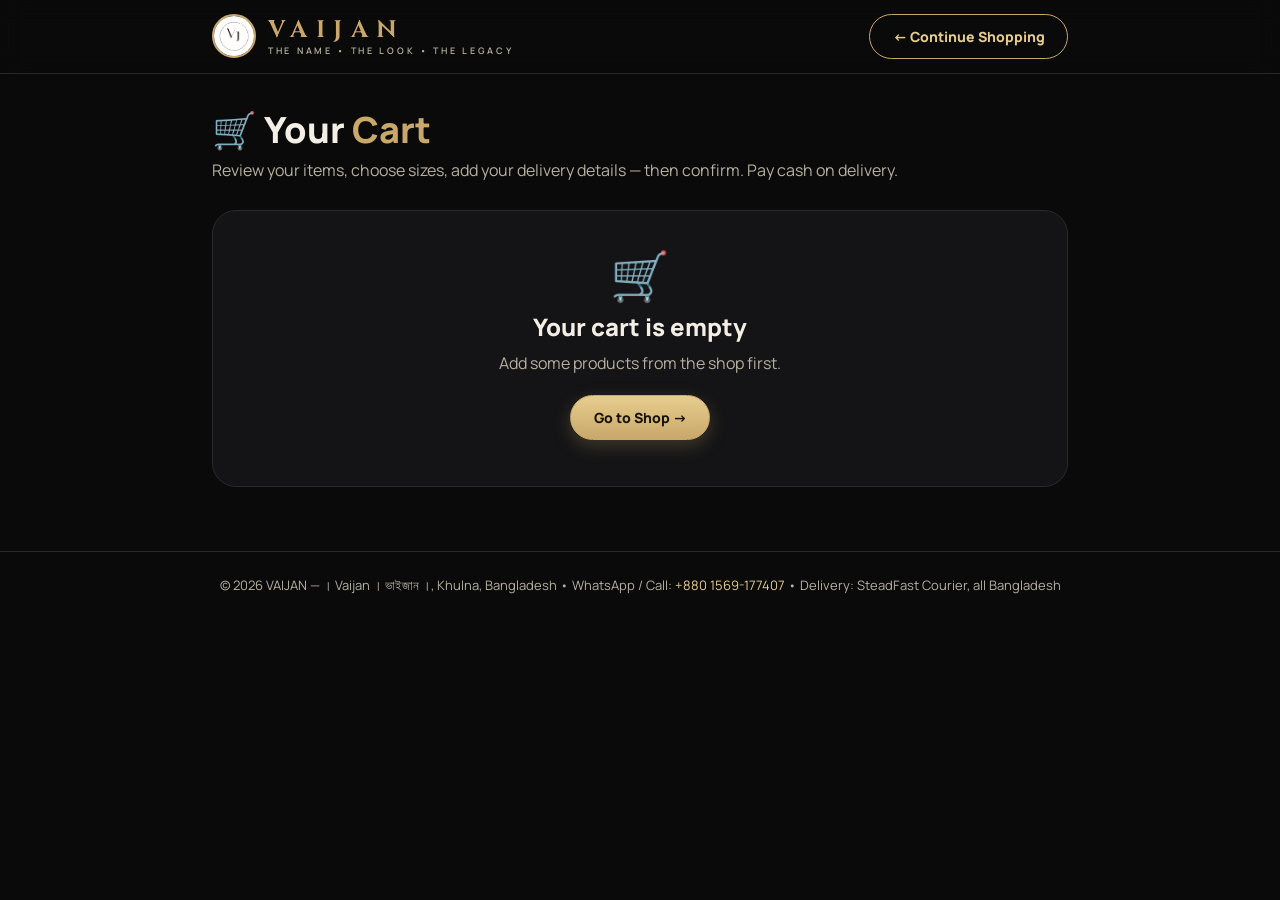
<file: cart.html>
<!DOCTYPE html>
<html lang="en">
<head>
<meta charset="UTF-8">
<meta name="viewport" content="width=device-width, initial-scale=1.0">
<title>Your Cart — VAIJAN | ভাইজান</title>
<meta name="description" content="Review your Vaijan cart, choose sizes and checkout — Cash on Delivery all over Bangladesh.">
<link rel="icon" type="image/jpeg" href="images/logo.jpg">
<link rel="preconnect" href="https://fonts.googleapis.com">
<link rel="preconnect" href="https://fonts.gstatic.com" crossorigin>
<link href="https://fonts.googleapis.com/css2?family=Cinzel:wght@500;700&family=Manrope:wght@400;600;700;800&display=swap" rel="stylesheet">
<link rel="stylesheet" href="assets/css/tailwind.css">
<link rel="stylesheet" href="assets/css/custom.css">
</head>
<body class="bg-ink font-sans text-cream antialiased">

<header class="sticky top-0 z-50 border-b border-line bg-ink/90 backdrop-blur-md">
  <div class="mx-auto flex max-w-4xl items-center justify-between gap-4 px-5 py-3.5">
    <a href="index.html" class="flex items-center gap-3">
      <img src="images/logo.jpg" alt="Vaijan logo" class="h-11 w-11 rounded-full border-2 border-gold bg-white object-cover">
      <span class="font-display text-[24px] font-bold leading-none tracking-[0.35em] text-gold">VAIJAN
        <small class="mt-1 block font-sans text-[9px] font-semibold tracking-[0.3em] text-muted">THE NAME • THE LOOK • THE LEGACY</small>
      </span>
    </a>
    <a href="index.html" class="btn-ghost-x">← Continue Shopping</a>
  </div>
</header>

<main class="mx-auto max-w-4xl px-5 pb-16">
  <h1 class="mt-9 text-3xl font-extrabold sm:text-4xl">🛒 Your <span class="text-gold">Cart</span></h1>
  <p class="mt-2 text-muted">Review your items, choose sizes, add your delivery details — then confirm. Pay cash on delivery.</p>

  <div id="cartMain">
    <div class="mt-7 rounded-3xl border border-line bg-panel p-5 sm:p-7">
      <div id="cartRows"></div>
      <div class="mt-4 flex flex-wrap gap-3">
        <button class="btn-ghost-x" id="clearBtn" type="button">Clear Cart</button>
        <a class="btn-ghost-x" href="index.html">+ Add More Products</a>
      </div>
    </div>

    <div class="mt-6 rounded-3xl border border-line bg-panel p-5 sm:p-7">
      <div class="grid gap-4 sm:grid-cols-2">
        <div>
          <label class="flabel-x" for="fArea">Delivery Area</label>
          <select id="fArea" class="field-x">
            <option value="khulna">Inside Khulna</option>
            <option value="dhaka">Dhaka City</option>
            <option value="other">Other District</option>
          </select>
        </div>
        <div>
          <label class="flabel-x" for="fName">Your Name *</label>
          <input id="fName" class="field-x" type="text" placeholder="e.g. Md. Rahim Uddin" autocomplete="name">
        </div>
        <div>
          <label class="flabel-x" for="fPhone">Mobile Number (WhatsApp) *</label>
          <input id="fPhone" class="field-x" type="tel" placeholder="01XXXXXXXXX" autocomplete="tel">
        </div>
        <div class="sm:col-span-2">
          <label class="flabel-x" for="fAddr">Full Delivery Address *</label>
          <textarea id="fAddr" class="field-x" rows="2" placeholder="House / Road / Area / Thana / District"></textarea>
        </div>
        <div class="sm:col-span-2">
          <label class="flabel-x" for="fNote">Note (optional)</label>
          <input id="fNote" class="field-x" type="text" placeholder="Anything we should know?">
        </div>
      </div>
      <div class="mt-6">
        <div class="flex justify-between py-1"><span>Subtotal</span><span id="tSub">৳0</span></div>
        <div class="flex justify-between py-1 text-goldlt" id="discRow" style="display:none"><span>🎁 Bundle combo discount (Design A + B)</span><span id="tDisc">−৳0</span></div>
        <div class="flex justify-between py-1"><span>Product total</span><span id="tProduct">৳0</span></div>
        <div class="flex justify-between py-1"><span>Delivery charge (SteadFast)</span><span id="tDelivery">—</span></div>
        <div class="mt-2 flex justify-between border-t border-line pt-3 text-lg font-extrabold text-goldlt"><span>Total — Cash on Delivery</span><span id="tGrand">৳0</span></div>
      </div>
      <div class="err-x" id="fErr"></div>
      <div class="mt-5">
        <button class="btn-gold-x text-base" id="fSubmit" type="button" style="padding:0.9rem 1.9rem">✓ Confirm Order</button>
      </div>
    </div>

    <div class="mt-6 rounded-xl border border-line bg-panel2 p-4 text-sm text-muted"><b class="text-goldlt">Please note:</b> Check the product at the time of delivery in front of the delivery person. After you have checked and received it, returns or exchanges cannot be accepted — so please confirm your sizes carefully. Delivery: Bundle orders and any 2 acid wash tees get <b>FREE delivery</b>; otherwise Khulna ৳60 • Dhaka ৳115 • other districts ৳135 (+৳20 per extra item). <b class="text-goldlt">Combo:</b> Design A + Design B in the same cart automatically get the Bundle price — <b>you save ৳200 per pair</b>.</div>
  </div>

  <div class="mt-7 rounded-3xl border border-line bg-panel p-10 text-center" id="cartEmpty" style="display:none">
    <div class="text-5xl">🛒</div>
    <h2 class="mt-3 text-2xl font-extrabold">Your cart is empty</h2>
    <p class="mt-2 text-muted">Add some products from the shop first.</p>
    <a class="btn-gold-x mt-5" href="index.html">Go to Shop →</a>
  </div>

  <div class="mt-7 rounded-3xl border border-line bg-panel p-7 text-center" id="orderDone" style="display:none">
    <div class="text-5xl">✅</div>
    <h2 class="mt-3 text-2xl font-extrabold">Order Received!</h2>
    <p id="doneText" class="mx-auto mt-2 max-w-xl text-muted">Thank you! We will call to confirm your order shortly.</p>
    <img id="receiptImg" alt="Your Vaijan order receipt" class="mx-auto mt-5 w-full max-w-[440px] rounded-xl">
    <div class="mt-5 flex flex-wrap justify-center gap-3">
      <a class="btn-gold-x" id="receiptDl" download="Vaijan_Receipt.png" href="#">📥 Save Receipt to Gallery</a>
      <a class="btn-ghost-x" href="index.html">Continue Shopping</a>
    </div>
    <p class="mt-3 text-[13px] text-muted">Tip: you can also long-press the receipt image to save it to your gallery.</p>
  </div>
</main>

<footer class="border-t border-line py-6 text-center text-[13px] text-muted">
  <div class="mx-auto max-w-4xl px-5">© 2026 VAIJAN — । Vaijan । ভাইজান ।, Khulna, Bangladesh • WhatsApp / Call: <a href="https://wa.me/8801569177407" class="text-goldlt">+880 1569-177407</a> • Delivery: SteadFast Courier, all Bangladesh</div>
</footer>

<script src="assets/js/common.js" defer></script>
<script src="assets/js/cart-page.js" defer></script>
<script src="assets/vendor/gsap.min.js" defer></script>
<script src="assets/vendor/ScrollTrigger.min.js" defer></script>
<script src="assets/js/animations.js" defer></script>
</body>
</html>
</file>
<file: assets/css/custom.css>
.btn-gold-x{display:inline-block;padding:.68rem 1.4rem;border-radius:999px;font-weight:800;font-size:.875rem;border:1px solid #c9a86a;cursor:pointer;font-family:inherit;transition:transform .2s ease,box-shadow .2s ease,background .2s ease}.btn-gold-x:hover{transform:translateY(-1px)}.btn-gold-x:active{transform:translateY(0)}.btn-gold-x{background:linear-gradient(180deg, #e6cd8f, #c9a86a);color:#171204;box-shadow:0 6px 18px rgba(201,168,106,.25)}.btn-gold-x:hover{box-shadow:0 10px 24px rgba(201,168,106,.35)}.btn-ghost-x{display:inline-block;padding:.68rem 1.4rem;border-radius:999px;font-weight:800;font-size:.875rem;border:1px solid #c9a86a;cursor:pointer;font-family:inherit;transition:transform .2s ease,box-shadow .2s ease,background .2s ease}.btn-ghost-x:hover{transform:translateY(-1px)}.btn-ghost-x:active{transform:translateY(0)}.btn-ghost-x{background:rgba(0,0,0,0);color:#e6cd8f}.btn-ghost-x:hover{background:rgba(201,168,106,.08)}.chip-x{padding:.5rem 1.1rem;border-radius:999px;border:1px solid #2a2a2e;background:#141416;color:#b7b0a0;font-weight:700;font-size:.875rem;cursor:pointer;font-family:inherit;transition:all .2s ease}.chip-x:hover{border-color:#c9a86a;color:#e6cd8f}.chip-x.active{background:linear-gradient(180deg, #e6cd8f, #c9a86a);color:#171204;border-color:#c9a86a}.card-x{background:#141416;border:1px solid #2a2a2e;border-radius:1.25rem;overflow:hidden;display:flex;flex-direction:column;transition:transform .3s ease,border-color .3s ease,box-shadow .3s ease}.card-x:hover{transform:translateY(-5px);border-color:rgba(201,168,106,.55);box-shadow:0 18px 40px rgba(0,0,0,.5)}.card-x:hover .card-img{transform:scale(1.05)}.card-x .card-img{width:100%;aspect-ratio:1/1;object-fit:cover;transition:transform .5s ease}.badge-x{display:inline-block;font-size:.68rem;font-weight:800;letter-spacing:.12em;text-transform:uppercase;color:#171204;background:#c9a86a;border-radius:999px;padding:.28rem .7rem}.badge-x.red{background:#8e1f2f;color:#fff}.price-now{font-size:1.55rem;font-weight:800;color:#e6cd8f}.price-was{color:#b7b0a0;text-decoration:line-through;margin-left:.5rem}.price-save{margin-left:.6rem;font-size:.75rem;font-weight:800;color:#0d2812;background:#9ed69e;border-radius:999px;padding:.2rem .6rem;vertical-align:middle}.field-x{width:100%;background:#1a1a1d;color:#f4efe6;border:1px solid #333338;border-radius:.65rem;padding:.68rem .8rem;font-family:inherit;font-size:.95rem}.field-x:focus{outline:none;border-color:#c9a86a;box-shadow:0 0 0 3px rgba(201,168,106,.18)}.flabel-x{display:block;font-size:.8rem;font-weight:700;color:#b7b0a0;margin-bottom:.35rem}#cartFab{position:fixed;right:1.1rem;bottom:1.1rem;z-index:60;background:linear-gradient(180deg, #e6cd8f, #c9a86a);color:#171204;border:none;border-radius:999px;padding:.8rem 1.35rem;font-weight:800;font-size:.95rem;cursor:pointer;box-shadow:0 8px 24px rgba(0,0,0,.55);font-family:inherit;display:none}#cartToast{position:fixed;left:50%;bottom:1.5rem;transform:translateX(-50%) translateY(20px);z-index:61;background:#1d2b1d;color:#b9e6b9;border:1px solid #3f7a3f;padding:.6rem 1.25rem;border-radius:999px;font-size:.875rem;font-weight:700;opacity:0;pointer-events:none;transition:all .25s ease}#cartToast.show{opacity:1;transform:translateX(-50%) translateY(0)}.crow{display:flex;align-items:center;gap:.75rem;flex-wrap:wrap;padding:.7rem 0;border-top:1px solid #26262a}.crow .cinfo{flex:1 1 180px}.crow .cinfo b{display:block;font-size:.92rem}.crow .cinfo span{font-size:.78rem;color:#b7b0a0}.crow .thumb{width:64px;height:64px;border-radius:.7rem;object-fit:cover;border:1px solid #2a2a2e}.crow select{background:#1a1a1d;color:#f4efe6;border:1px solid #333338;border-radius:.5rem;padding:.32rem .45rem;font-family:inherit}.crow .cqty{display:flex;align-items:center;gap:.5rem}.crow .cqty button,.crow .crm{background:#1a1a1d;color:#e6cd8f;border:1px solid #3a3a3f;border-radius:.5rem;width:28px;height:28px;cursor:pointer;font-size:.95rem;line-height:1}.crow .cline{font-weight:800;min-width:64px;text-align:right}@media(prefers-reduced-motion: no-preference){.marquee-x{overflow:hidden;white-space:nowrap}.marquee-x .marquee-track{display:inline-flex;gap:0;animation:marquee-slide 26s linear infinite;will-change:transform}.marquee-x:hover .marquee-track{animation-play-state:paused}@keyframes marquee-slide{from{transform:translateX(0)}to{transform:translateX(-50%)}}.shine-text{background:linear-gradient(110deg, #c9a86a 35%, #f7e7ba 50%, #c9a86a 65%);background-size:220% 100%;-webkit-background-clip:text;background-clip:text;color:rgba(0,0,0,0);animation:shine-sweep 3.6s ease-in-out infinite}@keyframes shine-sweep{0%{background-position:120% 0}55%{background-position:-60% 0}100%{background-position:-60% 0}}#cartFab{animation:fab-pulse 2.4s ease-in-out infinite}@keyframes fab-pulse{0%,100%{box-shadow:0 8px 24px rgba(0,0,0,.55),0 0 0 0 rgba(201,168,106,.45)}50%{box-shadow:0 8px 24px rgba(0,0,0,.55),0 0 0 12px rgba(201,168,106,0)}}.hero-glow{position:absolute;inset:0;pointer-events:none;background:radial-gradient(ellipse 55% 45% at 82% 30%, rgba(201, 168, 106, 0.13), transparent 60%),radial-gradient(ellipse 40% 35% at 8% 85%, rgba(201, 168, 106, 0.07), transparent 60%);animation:glow-breathe 7s ease-in-out infinite}@keyframes glow-breathe{0%,100%{opacity:.65}50%{opacity:1}}}.btn-gold-x{position:relative;overflow:hidden}.btn-gold-x::after{content:"";position:absolute;top:0;bottom:0;left:-80%;width:50%;background:linear-gradient(100deg, transparent, rgba(255, 255, 255, 0.5), transparent);transform:skewX(-20deg);transition:left .6s ease}.btn-gold-x:hover::after{left:130%}header nav a{position:relative}header nav a::after{content:"";position:absolute;left:0;bottom:-6px;height:2px;width:100%;background:#c9a86a;transform:scaleX(0);transform-origin:left;transition:transform .3s ease}header nav a:hover::after{transform:scaleX(1)}::selection{background:#c9a86a;color:#171204}.err-x{display:none;background:#2b1215;border:1px solid #7a2430;color:#f3b7be;border-radius:.65rem;padding:.6rem .9rem;font-size:.875rem;margin-top:1rem}.hero-poster{border-radius:1.25rem;border:1px solid rgba(201,168,106,.4);box-shadow:0 24px 60px rgba(0,0,0,.55)}@media(prefers-reduced-motion: reduce){html{scroll-behavior:auto}.card-x,.card-x .card-img{transition:none}}
</file>
